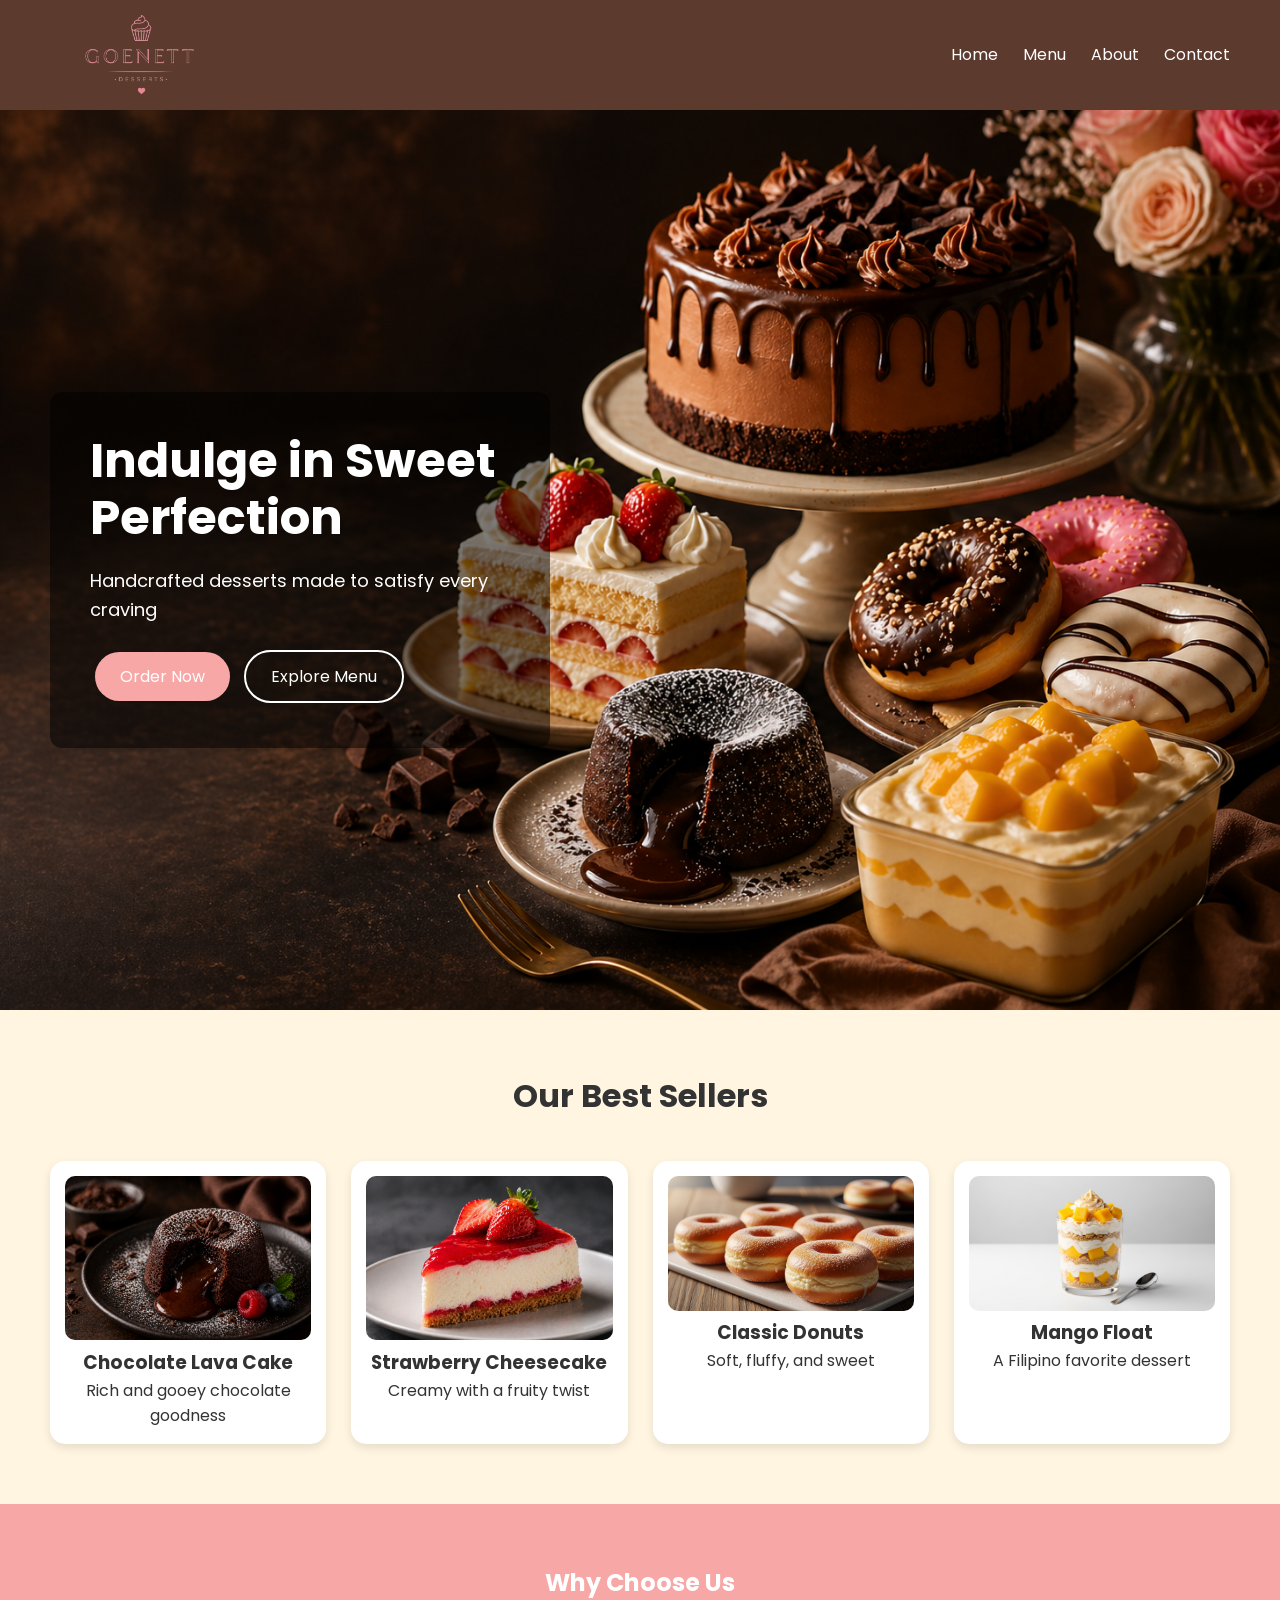
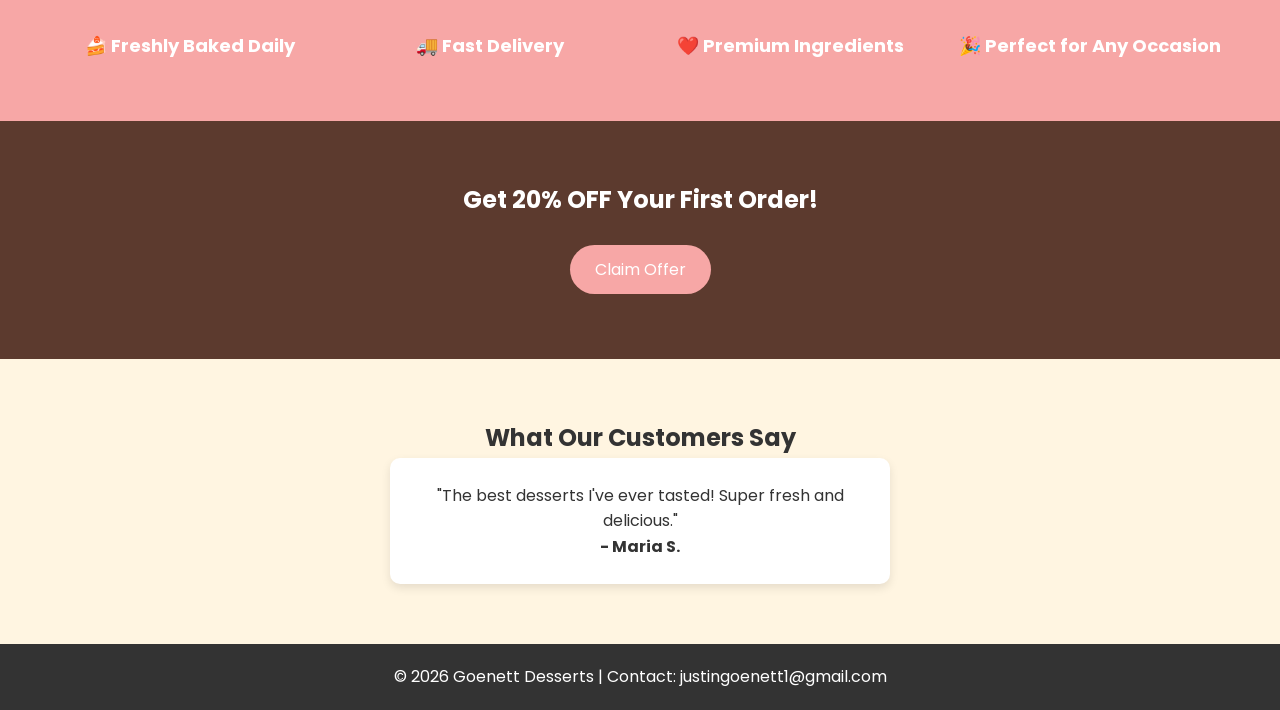
<file: GoenettDessert/index.html>
<!DOCTYPE html>
<html lang="en">
<head>
    <meta charset="UTF-8">
    <meta name="viewport" content="width=device-width, initial-scale=1.0">
    <title>Goenett Desserts</title>
    <link rel="stylesheet" href="styles.css">
    <link href="https://fonts.googleapis.com/css2?family=Poppins:wght@300;400;600&display=swap" rel="stylesheet">
</head>
<body>

    <!-- NAVBAR -->
    <header>
        <nav class="navbar">
            <img src="images/logo.png" alt="Goenett Desserts Logo" class="logo">
            <ul class="nav-links">
                <li><a href="#">Home</a></li>
                <li><a href="#">Menu</a></li>
                <li><a href="#">About</a></li>
                <li><a href="#">Contact</a></li>
            </ul>
        </nav>
    </header>

    <!-- HERO SECTION -->
    <section class="hero">
        <div class="hero-content">
            <h2>Indulge in Sweet Perfection</h2>
            <p>Handcrafted desserts made to satisfy every craving</p>
            <div class="hero-buttons">
                <a href="#" class="btn primary">Order Now</a>
                <a href="#" class="btn secondary">Explore Menu</a>
            </div>
        </div>
    </section>

    <!-- FEATURED DESSERTS -->
    <section class="desserts">
        <h2>Our Best Sellers</h2>
        <div class="dessert-grid">

            <div class="card">
                <img src="images/chocolate-cake.jpg" alt="Chocolate Cake">
                <h3>Chocolate Lava Cake</h3>
                <p>Rich and gooey chocolate goodness</p>
            </div>

            <div class="card">
                <img src="images/cheesecake.jpg" alt="Cheesecake">
                <h3>Strawberry Cheesecake</h3>
                <p>Creamy with a fruity twist</p>
            </div>

            <div class="card">
                <img src="images/donuts.jpg" alt="Donuts">
                <h3>Classic Donuts</h3>
                <p>Soft, fluffy, and sweet</p>
            </div>

            <div class="card">
                <img src="images/mango-float.jpg" alt="Mango Float">
                <h3>Mango Float</h3>
                <p>A Filipino favorite dessert</p>
            </div>

        </div>
    </section>

    <!-- WHY CHOOSE US -->
    <section class="features">
        <h2>Why Choose Us</h2>
        <div class="features-grid">
            <div class="feature">🍰 Freshly Baked Daily</div>
            <div class="feature">🚚 Fast Delivery</div>
            <div class="feature">❤️ Premium Ingredients</div>
            <div class="feature">🎉 Perfect for Any Occasion</div>
        </div>
    </section>

    <!-- PROMO SECTION -->
    <section class="promo">
        <h2>Get 20% OFF Your First Order!</h2>
        <a href="#" class="btn primary">Claim Offer</a>
    </section>

    <!-- TESTIMONIALS -->
    <section class="testimonials">
        <h2>What Our Customers Say</h2>
        <div class="testimonial">
            <p>"The best desserts I've ever tasted! Super fresh and delicious."</p>
            <h4>- Maria S.</h4>
        </div>
    </section>

    <!-- FOOTER -->
    <footer>
        <p>© 2026 Goenett Desserts | Contact: justingoenett1@gmail.com</p>
    </footer>

</body>
</html>
</file>
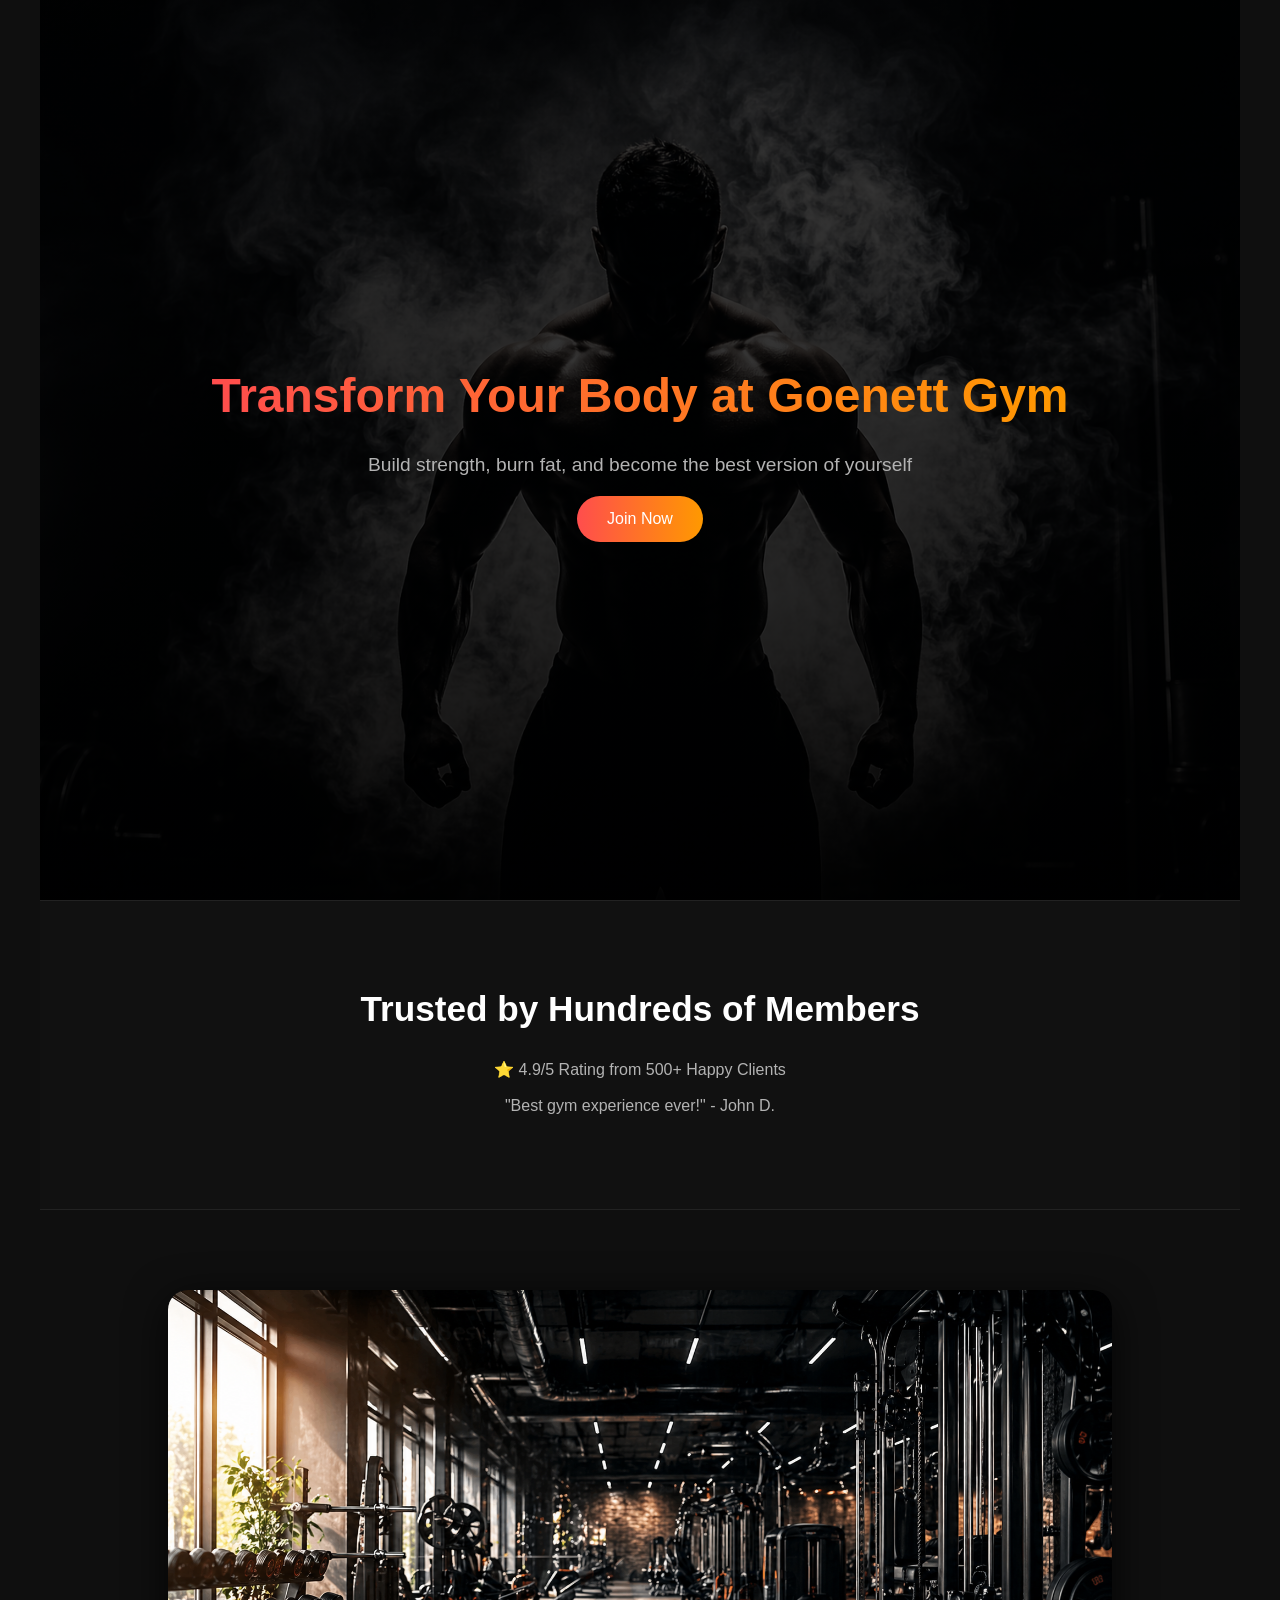
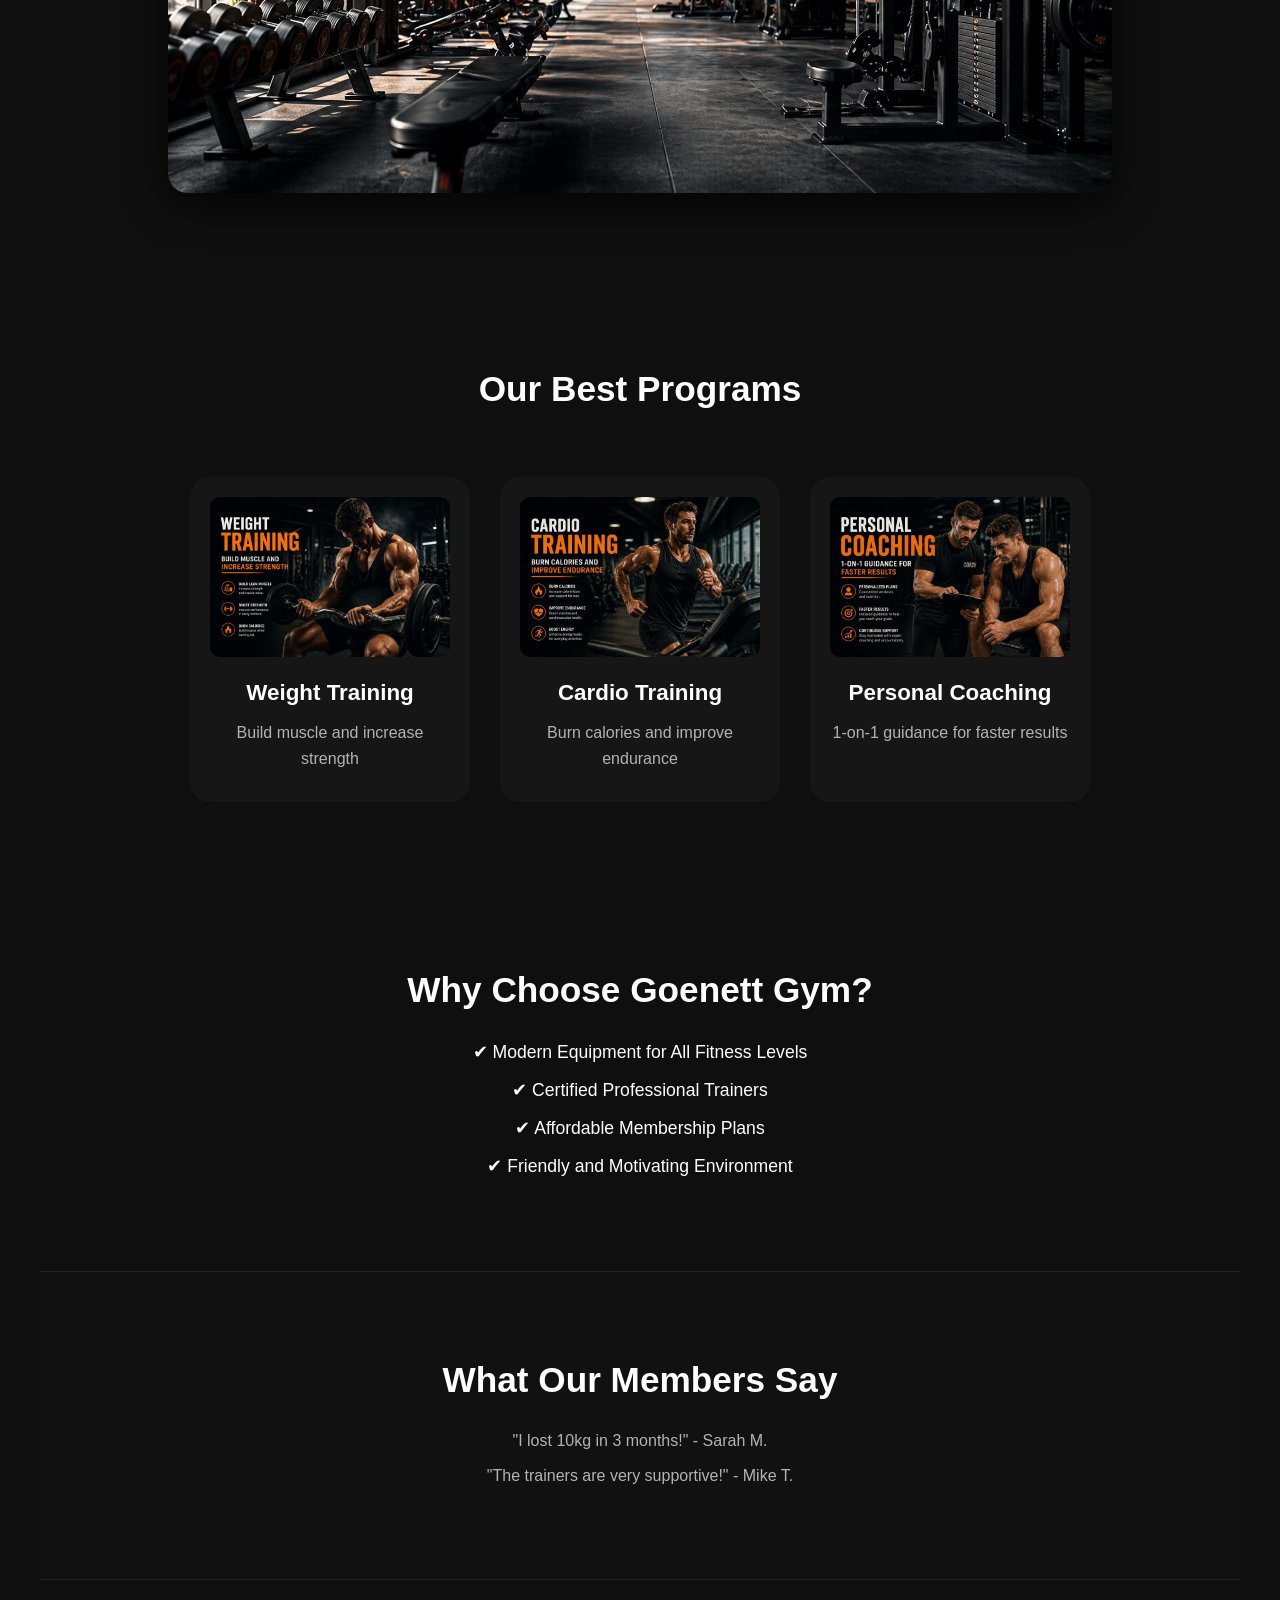
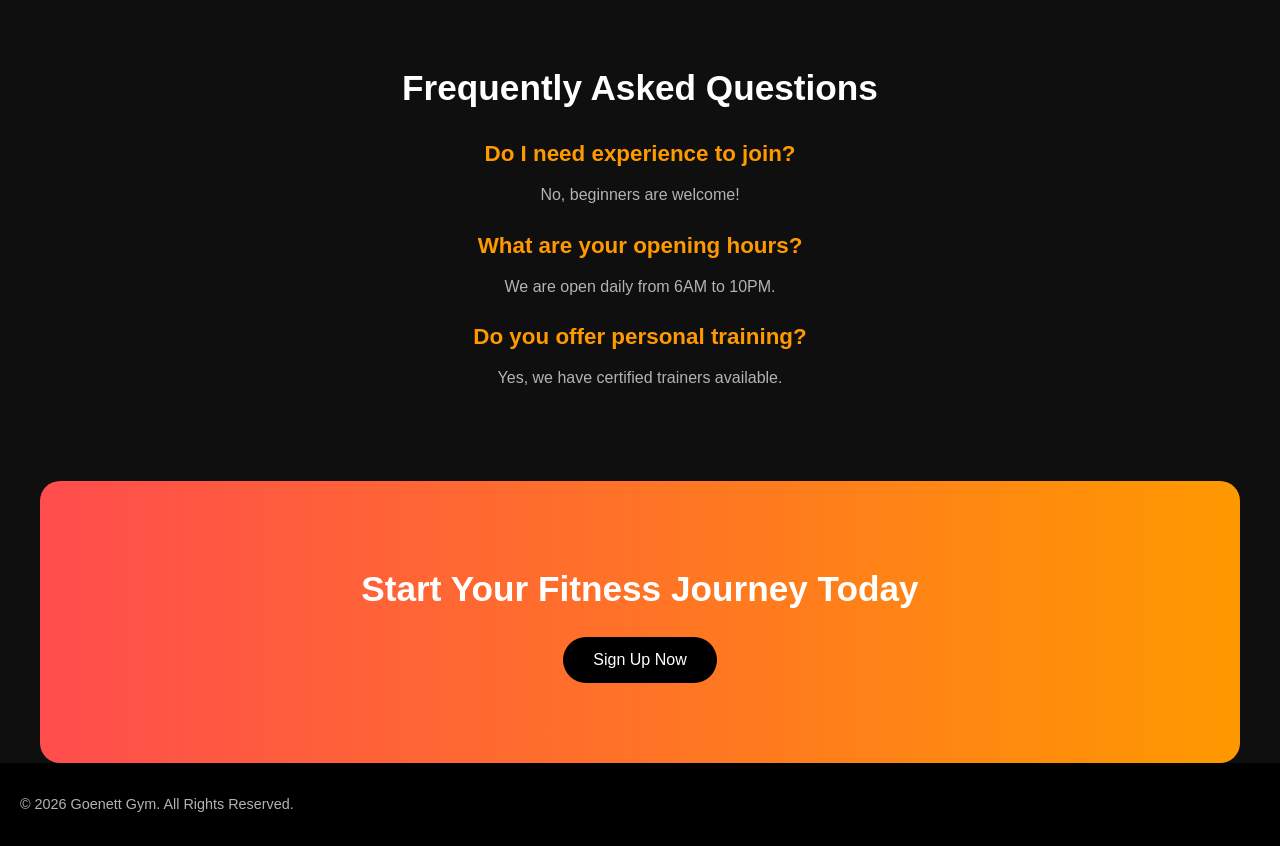
<file: GoenettGym/index.html>
<!DOCTYPE html>
<html lang="en">
<head>
    <meta charset="UTF-8">
    <meta name="viewport" content="width=device-width, initial-scale=1.0">
    <link rel="stylesheet" href="style.css">
    <title>Goenett Gym</title>
</head>
<body>

    <!-- ================= HEADER / HERO SECTION ================= -->
    <!-- Edit the main headline, subtitle, and CTA button here -->
    <section id="hero">
        <h1>Transform Your Body at Goenett Gym</h1>
        <p>Build strength, burn fat, and become the best version of yourself</p>
        <a href="https://samplelink.com">
        <button>Join Now</button>
        </a>
    </section>

    <!-- ================= SOCIAL PROOF (TOP) ================= -->
    <!-- Add testimonials, client logos, or stats here -->
    <section id="social-proof-top">
        <h2>Trusted by Hundreds of Members</h2>
        <p>⭐ 4.9/5 Rating from 500+ Happy Clients</p>
        <p>"Best gym experience ever!" - John D.</p>
    </section>

    <!-- ================= MAIN VISUAL / IMAGE ================= -->
    <!-- Replace the image source with your main gym image -->
    <section id="main-image">
        <img src="images/gym-main.jpg" alt="Gym Image" width="100%">
    </section>

    <!-- ================= BEST SELLER SERVICES ================= -->
    <!-- Showcase your most popular services or programs -->
    <section id="services">
        <h2>Our Best Programs</h2>

        <div class="service-card">
            <img src="images/weight-training.jpg" alt="Weight Training">
            <h3>Weight Training</h3>
            <p>Build muscle and increase strength</p>
        </div>

        <div class="service-card">
            <img src="images/cardio.jpg" alt="Cardio Training">
            <h3>Cardio Training</h3>
            <p>Burn calories and improve endurance</p>
        </div>

        <div class="service-card">
            <img src="images/personal-training.jpg" alt="Personal Training">
            <h3>Personal Coaching</h3>
            <p>1-on-1 guidance for faster results</p>
        </div>

    </section>

    <!-- ================= FEATURES & BENEFITS ================= -->
    <!-- Explain WHY your gym is the best choice -->
    <section id="features">
        <h2>Why Choose Goenett Gym?</h2>

        <ul>
            <li>✔ Modern Equipment for All Fitness Levels</li>
            <li>✔ Certified Professional Trainers</li>
            <li>✔ Affordable Membership Plans</li>
            <li>✔ Friendly and Motivating Environment</li>
        </ul>
    </section>

    <!-- ================= MORE SOCIAL PROOF ================= -->
    <!-- Add more testimonials here -->
    <section id="social-proof-bottom">
        <h2>What Our Members Say</h2>

        <p>"I lost 10kg in 3 months!" - Sarah M.</p>
        <p>"The trainers are very supportive!" - Mike T.</p>
    </section>

    <!-- ================= FAQ SECTION ================= -->
    <!-- Edit questions and answers based on your gym -->
    <section id="faq">
        <h2>Frequently Asked Questions</h2>

        <h3>Do I need experience to join?</h3>
        <p>No, beginners are welcome!</p>

        <h3>What are your opening hours?</h3>
        <p>We are open daily from 6AM to 10PM.</p>

        <h3>Do you offer personal training?</h3>
        <p>Yes, we have certified trainers available.</p>
    </section>

    <!-- ================= FINAL CALL TO ACTION ================= -->
    <!-- Strong closing CTA -->
    <section id="final-cta">
        <h2>Start Your Fitness Journey Today</h2>
        <a href="https://samplelink.com">
        <button>Sign Up Now</button>
        </a>
    </section>

    <!-- ================= FOOTER ================= -->
    <!-- Edit contact info, social links, etc. -->
    <footer>
        <p>© 2026 Goenett Gym. All Rights Reserved.</p>
    </footer>
    <script>
const sections = document.querySelectorAll("section:not(#hero)");

const observer = new IntersectionObserver((entries) => {
    entries.forEach(entry => {
        if(entry.isIntersecting){
            entry.target.style.opacity = "1";
            entry.target.style.transform = "translateY(0)";
        }
    });
}, {
    threshold: 0.2
});

sections.forEach(section => {
    observer.observe(section);
});
</script>
</body>
</html>
</file>
<file: GoenettDessert/styles.css>
/* RESET */
* {
    margin: 0;
    padding: 0;
    box-sizing: border-box;
    font-family: 'Poppins', sans-serif;
}

/* BODY */
body {
    background-color: #FFF5E1;
    color: #333;
    line-height: 1.6;
}

/* NAVBAR */
.navbar {
    display: flex;
    justify-content: space-between;
    align-items: center;
    padding: 5px 50px;
    background: #5C3A2E;
    color: #fff;
}

.logo {
    height: 100px;
    width: auto;
}

.nav-links {
    list-style: none;
    display: flex;
    gap: 25px;
}

.nav-links a {
    text-decoration: none;
    color: #fff;
    transition: 0.3s;
}

.nav-links a:hover {
    color: #F7A7A6;
}

/* HERO */
.hero {
    height: 100vh;
    display: flex;
    align-items: center;
    justify-content: flex-start;
    padding: 0 50px;
    background: url('images/hero-dessert.jpg') no-repeat right center/cover;
    color: #fff;
}

.hero-content {
    max-width: 500px;
    background: rgba(0,0,0,0.5);
    padding: 40px;
    border-radius: 12px;
    margin-top: 20px;
}

.hero h2 {
    font-size: 48px;
    line-height: 1.2;
}

.hero p {
    font-size: 18px;
    margin: 20px 0;
}

/* BUTTONS */
.btn {
    padding: 12px 25px;
    border-radius: 30px;
    text-decoration: none;
    margin: 5px;
    display: inline-block;
    transition: 0.3s ease;
}

.primary {
    background: #F7A7A6;
    color: #fff;
}

.primary:hover {
    background: #e88c8b;
    transform: scale(1.05);
}

.secondary {
    border: 2px solid #fff;
    color: #fff;
}

.secondary:hover {
    background: #fff;
    color: #333;
}

/* DESSERTS */
.desserts {
    padding: 60px 50px;
    text-align: center;
}

.desserts h2 {
    margin-bottom: 40px;
    font-size: 32px;
}

.dessert-grid {
    display: grid;
    grid-template-columns: repeat(auto-fit, minmax(250px, 1fr));
    gap: 25px;
}

.card {
    background: #fff;
    padding: 15px;
    border-radius: 15px;
    transition: 0.3s;
    box-shadow: 0 4px 10px rgba(0,0,0,0.1);
}

.card img {
    width: 100%;
    border-radius: 10px;
}

.card:hover {
    transform: translateY(-10px);
}

/* FEATURES */
.features {
    padding: 60px 50px;
    background: #F7A7A6;
    text-align: center;
    color: #fff;
}

.features-grid {
    display: grid;
    grid-template-columns: repeat(auto-fit, minmax(200px, 1fr));
    gap: 20px;
    margin-top: 30px;
}

.feature {
    font-size: 18px;
    font-weight: bold;
}

/* PROMO */
.promo {
    padding: 60px;
    text-align: center;
    background: #5C3A2E;
    color: #fff;
}

.promo h2 {
    margin-bottom: 20px;
}

/* TESTIMONIALS */
.testimonials {
    padding: 60px;
    text-align: center;
}

.testimonial {
    background: #fff;
    padding: 25px;
    border-radius: 10px;
    display: inline-block;
    max-width: 500px;
    box-shadow: 0 4px 10px rgba(0,0,0,0.1);
}

/* FOOTER */
footer {
    background: #333;
    color: #fff;
    text-align: center;
    padding: 20px;
}

/* RESPONSIVE */
@media (max-width: 768px) {
    .navbar {
        flex-direction: column;
        gap: 10px;
    }

    .hero h2 {
        font-size: 32px;
    }

    .hero {
        height: auto;
        padding: 80px 20px;
    }
}
</file>
<file: GoenettGym/style.css>
/* ================= GLOBAL STYLES ================= */
* {
    margin: 0;
    padding: 0;
    box-sizing: border-box;
    font-family: 'Segoe UI', sans-serif;
}

body {
    background: #0f0f0f;
    color: #ffffff;
    line-height: 1.6;
}

/* Smooth scrolling */
html {
    scroll-behavior: smooth;
}

/* ================= CONTAINER ================= */
section {
    padding: 80px 10%;
    text-align: center;
}

/* ================= TYPOGRAPHY ================= */
h1 {
    font-size: 3rem;
    font-weight: 700;
}

h2 {
    font-size: 2.2rem;
    margin-bottom: 20px;
}

h3 {
    font-size: 1.4rem;
    margin-top: 10px;
}

p {
    color: #b3b3b3;
    margin: 10px 0;
}

/* ================= HERO SECTION ================= */
#hero {
    height: 100vh;
    display: flex;
    flex-direction: column;
    justify-content: center;
    align-items: center;
    background: radial-gradient(circle at top, #1a1a1a, #000);
    animation: fadeIn 1.5s ease-in-out;
}

#hero h1 {
    background: linear-gradient(90deg, #ff4d4d, #ff9900);
    -webkit-background-clip: text;
    -webkit-text-fill-color: transparent;
}

#hero p {
    font-size: 1.2rem;
    margin: 15px 0;
}

/* ================= BUTTON ================= */
button {
    padding: 14px 30px;
    border: none;
    border-radius: 30px;
    background: linear-gradient(90deg, #ff4d4d, #ff9900);
    color: white;
    font-size: 1rem;
    cursor: pointer;
    transition: all 0.3s ease;
}

button:hover {
    transform: scale(1.05);
    box-shadow: 0 0 20px rgba(255, 100, 0, 0.6);
}

/* ================= SOCIAL PROOF ================= */
#social-proof-top, 
#social-proof-bottom {
    background: #111;
    border-top: 1px solid #222;
    border-bottom: 1px solid #222;
}

/* ================= MAIN IMAGE ================= */
#main-image img {
    border-radius: 20px;
    box-shadow: 0 10px 40px rgba(0,0,0,0.8);
    transition: transform 0.5s ease;
}

#main-image img:hover {
    transform: scale(1.03);
}

/* ================= SERVICES ================= */
#services {
    display: flex;
    flex-wrap: wrap;
    justify-content: center;
    gap: 30px;
}

#services div {
    background: #161616;
    padding: 20px;
    border-radius: 20px;
    width: 280px;
    transition: all 0.3s ease;
}

#services div:hover {
    transform: translateY(-10px);
    box-shadow: 0 10px 30px rgba(255, 100, 0, 0.3);
}

#services img {
    width: 100%;
    border-radius: 10px;
}

/* ================= FEATURES ================= */
#features ul {
    list-style: none;
}

#features li {
    margin: 10px 0;
    font-size: 1.1rem;
}

/* ================= FAQ ================= */
#faq h3 {
    margin-top: 20px;
    color: #ff9900;
}

/* ================= FINAL CTA ================= */
#final-cta {
    background: linear-gradient(90deg, #ff4d4d, #ff9900);
    color: white;
    border-radius: 20px;
}

#final-cta button {
    background: #000;
}

/* ================= FOOTER ================= */
footer {
    padding: 20px;
    background: #000;
    font-size: 0.9rem;
    color: #777;
}

/* ================= ANIMATIONS ================= */
@keyframes fadeIn {
    from {
        opacity: 0;
        transform: translateY(30px);
    }
    to {
        opacity: 1;
        transform: translateY(0);
    }
}

section:not(#hero) {
    opacity: 0;
    transform: translateY(40px);
    animation: fadeInUp 1s ease forwards;
}

section:nth-child(1) { animation-delay: 0.2s; }
section:nth-child(2) { animation-delay: 0.4s; }
section:nth-child(3) { animation-delay: 0.6s; }
section:nth-child(4) { animation-delay: 0.8s; }
section:nth-child(5) { animation-delay: 1s; }

@keyframes fadeInUp {
    to {
        opacity: 1;
        transform: translateY(0);
    }
}

/* ================= RESPONSIVE ================= */
@media (max-width: 1024px) {
    h1 {
        font-size: 2.5rem;
    }

    section {
        padding: 60px 5%;
    }
}

@media (max-width: 768px) {
    #services {
        flex-direction: column;
        align-items: center;
    }

    h1 {
        font-size: 2rem;
    }

    h2 {
        font-size: 1.8rem;
    }
}

@media (max-width: 480px) {
    button {
        width: 100%;
    }
} /* ← CLOSE IT HERE */

#hero {
    background: 
        linear-gradient(rgba(0,0,0,0.7), rgba(0,0,0,0.9)),
        url('images/hero-gym.jpg') center/cover no-repeat;

    height: 100vh;

    display: flex;
    flex-direction: column;
    justify-content: center;
    align-items: center;
}

button {
    position: relative;
    overflow: hidden;
}

button::after {
    content: "";
    position: absolute;
    width: 200%;
    height: 200%;
    background: radial-gradient(circle, rgba(255,255,255,0.2), transparent);
    top: -50%;
    left: -50%;
    opacity: 0;
    transition: 0.5s;
}

button:hover::after {
    opacity: 1;
}

section {
    max-width: 1200px;
    margin: auto;
}

#services {
    display: flex;
    flex-wrap: wrap;
    justify-content: center;
    gap: 30px;
}

/* Make the title stay on top and centered */
#services h2 {
    width: 100%;
    text-align: center;
    margin-bottom: 30px;
}
</file>
